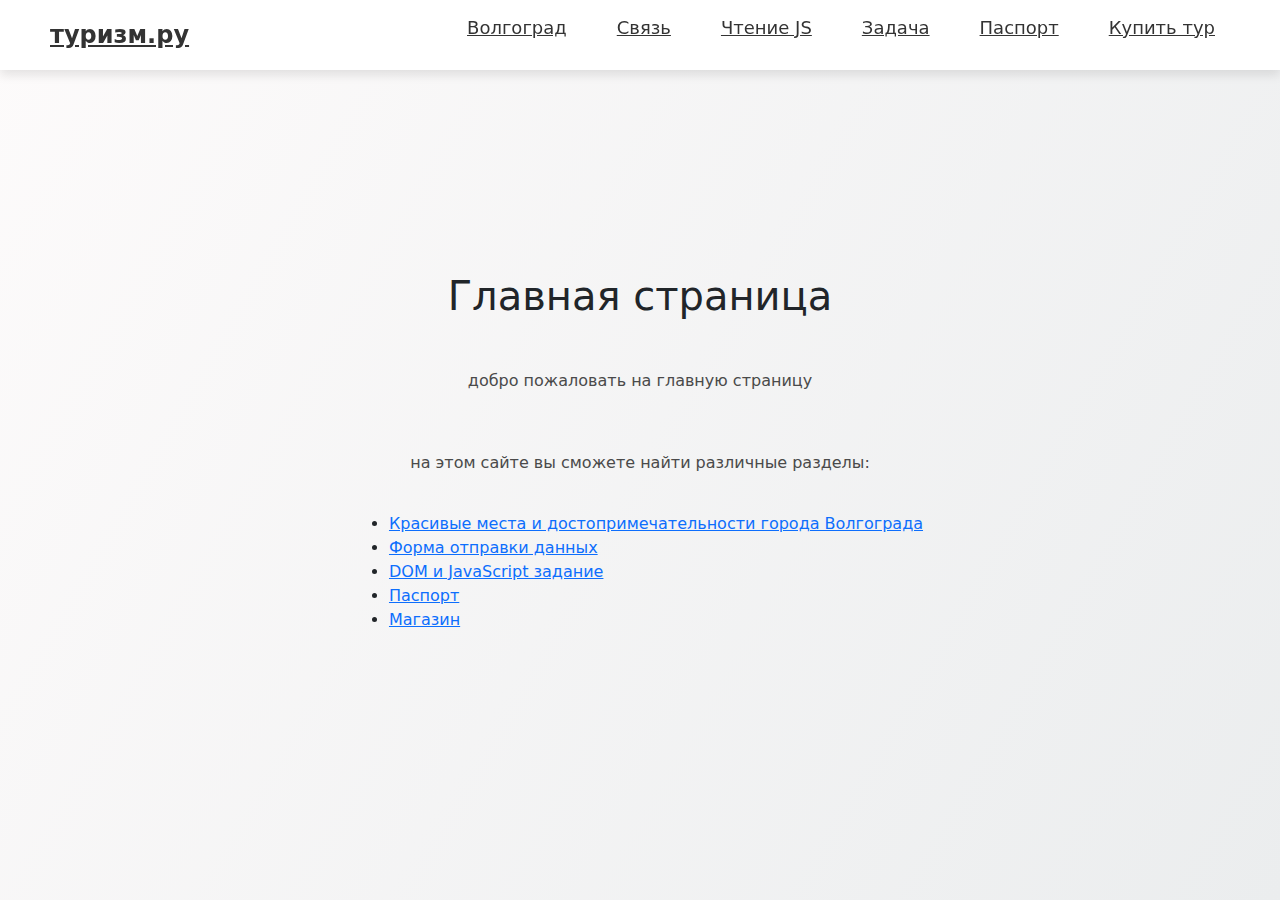
<file: index.html>
<!DOCTYPE html>
<html lang="en">
  <head>
    <head>
      <link rel="stylesheet" href="css/style.css"/>
      <meta charset="UTF-8" />
      <meta name="viewport" content="width=device-width, initial-scale=1, shrink-to-fit=no">
  
      <link rel="stylesheet" href="css/bootstrap.min.css" >
      <link rel="stylesheet" href="css/bootstrap-reboot.css">
      <title> Главная страница </title>
      <link rel="preconnect" href="https://fonts.googleapis.com" />
      <link rel="preconnect" href="https://fonts.gstatic.com" crossorigin />
      <link
        href="https://fonts.googleapis.com/css2?family=Roboto:ital,wght@0,100;0,300;0,400;0,500;0,700;0,900;1,100;1,300;1,400;1,500;1,700;1,900&display=swap"
        rel="stylesheet"
      />
      <script src="js/bootstrap.js"></script> 
  </head>
  </head>
  <body>
    <header class="header">
      <a class="header__logo-link" href="./index.html"> туризм.ру </a>
      <nav class="nav">
        <ul class="header__list">
          <li>
            <a href="page2.html"> Волгоград </a>
          </li>
          <li>
            <a href="./contact_form.html"> Связь </a>
          </li>
          <li>
            <a href="./dom_change.html"> Чтение JS </a>
          </li>
          <li>
            <a href="./algoritm_task.html"> Задача </a>
          </li>
          <li> 
            <a href="./paseport.html"> Паспорт </a>
          </li>
          <li> 
            <a href="товары .html"> Купить тур </a>
          </li>
        </ul>
      </nav>
    </header>
    <main>
      <h1>Главная страница</h1>
      <p>добро пожаловать на главную страницу</p>
      <p>на этом сайте вы сможете найти различные разделы:</p>
      <ul>
        <li>
          <a href="page2.html">
            Красивые места и достопримечательности города Волгограда
          </a>
        </li>
        <li>
          <a href="./contact_form.html"> Форма отправки данных </a>
        </li>
        <li>
          <a href="./dom_change.html"> DOM и JavaScript задание </a>
        </li>
        <li> 
          <a href="./paseport.html"> 
            Паспорт 
          </a>
        </li>
        <li> 
          <a href="товары .html"> Магазин </a>
        </li>
      </ul>
    </main>
  </body>
</html>
</file>
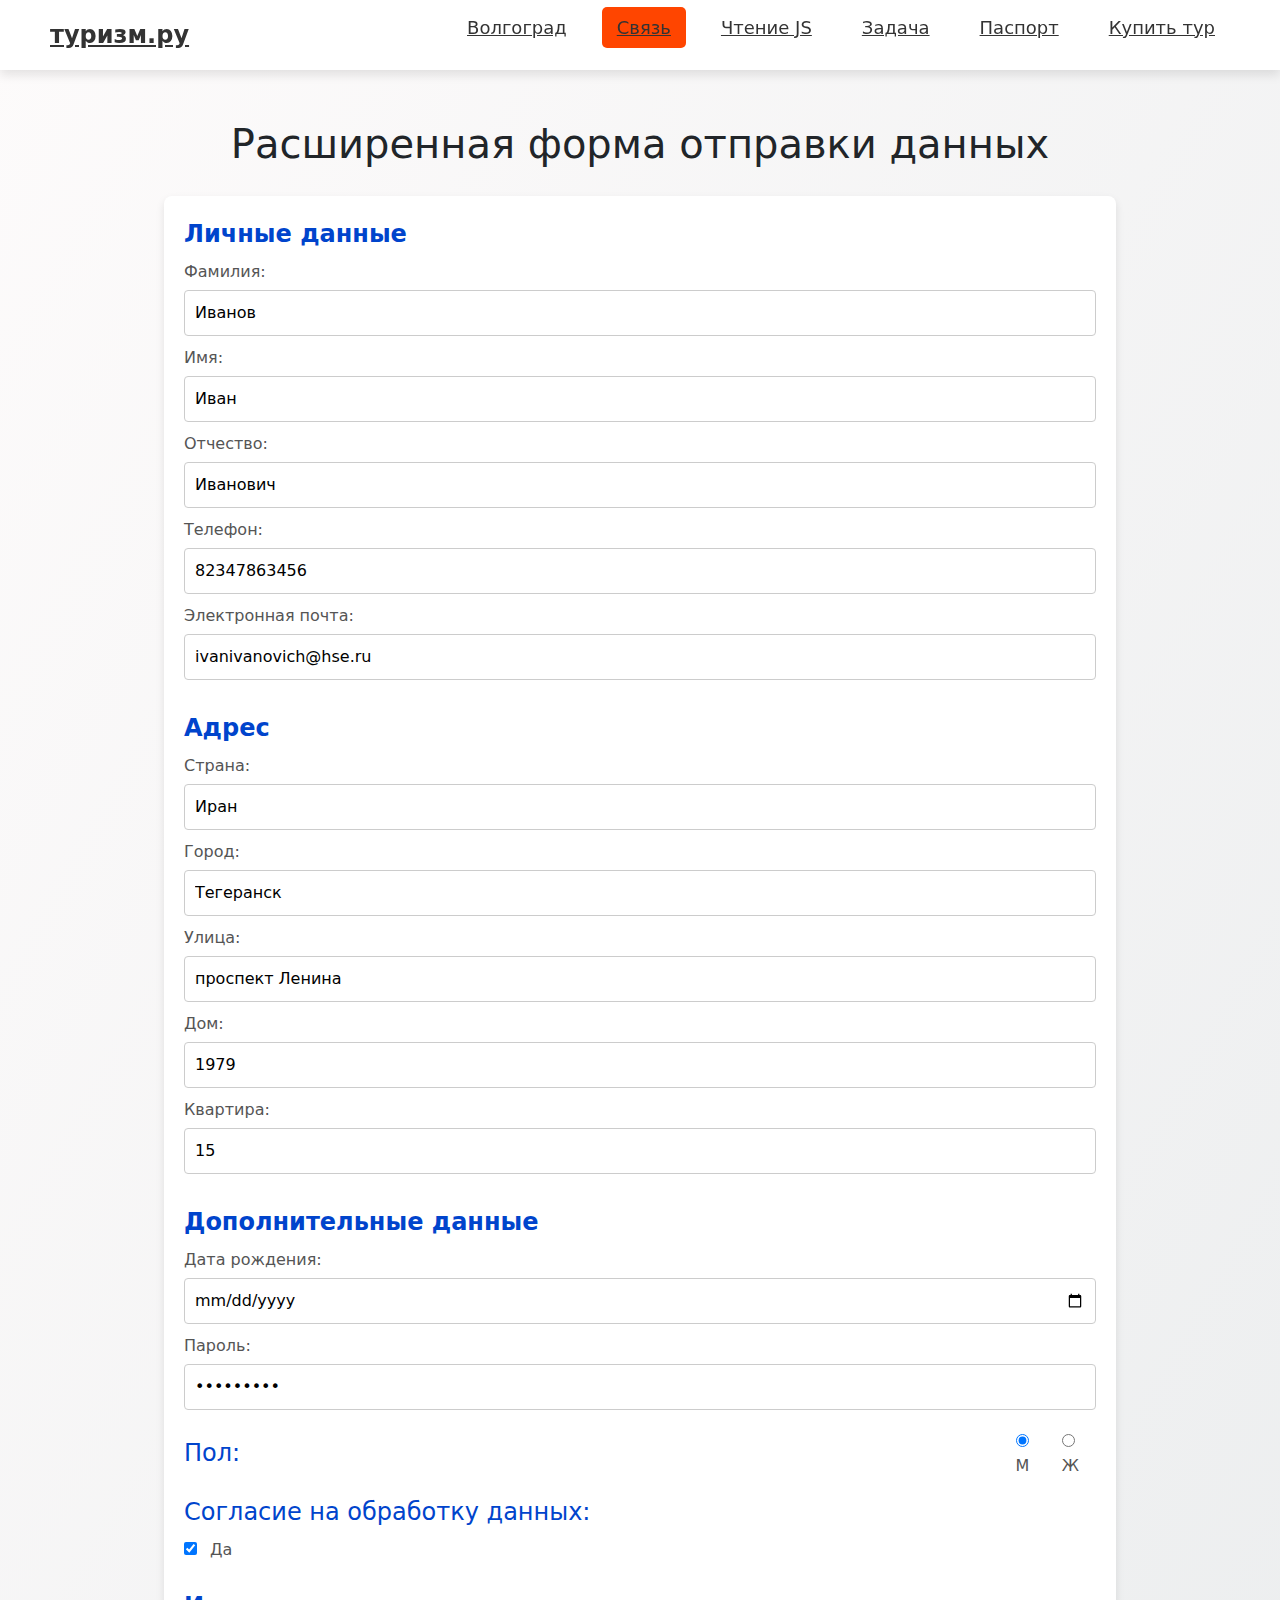
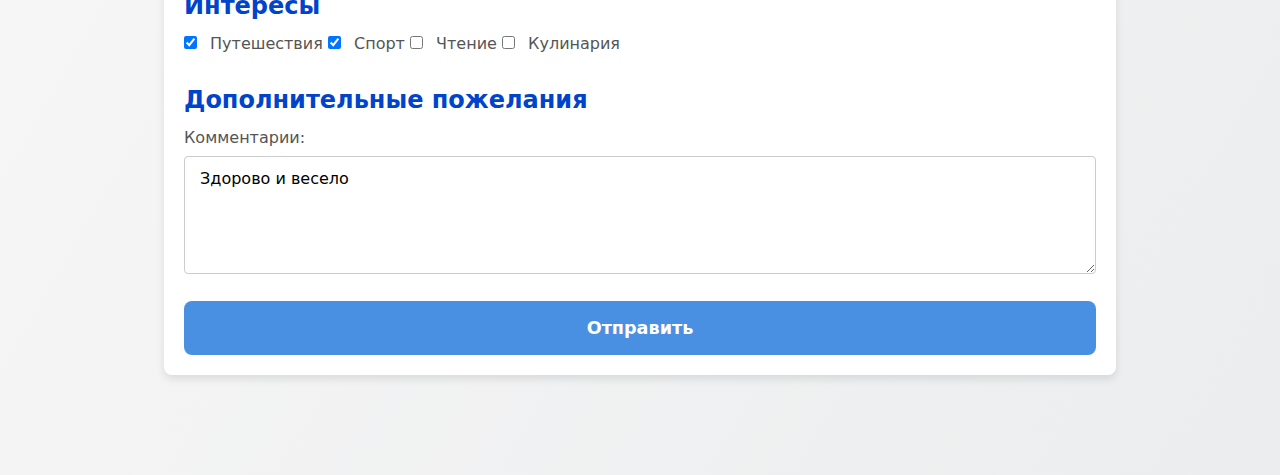
<file: contact_form.html>
<!DOCTYPE html>
<html lang="en">
  <head>
    <link rel="stylesheet" href="css/style.css"/>
    <meta charset="UTF-8" />
    <meta name="viewport" content="width=device-width, initial-scale=1, shrink-to-fit=no">

    <link rel="stylesheet" href="css/bootstrap.min.css" >
    <link rel="stylesheet" href="css/bootstrap-reboot.css">
    <title> Расширенная форма </title>
    <link rel="preconnect" href="https://fonts.googleapis.com" />
    <link rel="preconnect" href="https://fonts.gstatic.com" crossorigin />
    <link
      href="https://fonts.googleapis.com/css2?family=Roboto:ital,wght@0,100;0,300;0,400;0,500;0,700;0,900;1,100;1,300;1,400;1,500;1,700;1,900&display=swap"
      rel="stylesheet"
    />
    <script src="js/bootstrap.js"></script> 
</head>
    <title>Расширенная форма</title>
  </head>
  <body>
    <header class="header">
      <a class="header__logo-link" href="./index.html"> туризм.ру </a>
      <nav class="nav">
        <ul class="header__list">
          <li>
            <a href="page2.html"> Волгоград </a>
          </li>
          <li>
            <a class="active_page" href="./contact_form.html"> Связь </a>
          </li>
          <li>
            <a href="./dom_change.html"> Чтение JS </a>
          </li>
          <li>
            <a href="./algoritm_task.html"> Задача </a>
          </li>
          <li> 
            <a href="./paseport.html"> Паспорт </a>
          </li>
          <li> 
            <a href="товары .html"> Купить тур </a>
          </li>
        </ul>
      </nav>
    </header>

    <main>
      <h1>Расширенная форма отправки данных</h1>
      <form action="https://www.google.com/search?" name="UserEnter" target="_blank">
        <fieldset>
          <legend>Личные данные</legend>
          <label for="lastName">Фамилия:</label>
          <input type="text" id="lastName" required value="Иванов" />

          <label for="firstName">Имя:</label>
          <input type="text" id="firstName" required value="Иван" />

          <label for="middleName">Отчество:</label>
          <input type="text" id="middleName" required value="Иванович" />

          <label for="phone">Телефон:</label>
          <input type="tel" id="phone" required value="82347863456"/>

          <label for="email">Электронная почта:</label>
          <input type="email" id="email" required value="ivanivanovich@hse.ru" />
        </fieldset>
        <fieldset>
          <legend>Адрес</legend>
          <label for="country">Страна:</label>
          <input type="text" id="country" required value="Иран"/>

          <label for="city">Город:</label>
          <input type="text" id="city" required value="Тегеранск" />

          <label for="street">Улица:</label>
          <input type="text" id="street" required value="проспект Ленина"/>

          <label for="house">Дом:</label>
          <input type="text" id="house" required value="1979" />

          <label for="apartment">Квартира:</label>
          <input type="text" id="apartment" required value="15"/>
        </fieldset>
        <fieldset>
          <legend>Дополнительные данные</legend>
          <label for="birthdate">Дата рождения:</label>
          <input type="date" id="birthdate" required value="09.09.1979" />

          <label for="password">Пароль:</label>
          <input type="password" id="password" required value="638275632" />

          <div class="radio_block">
            <legend>Пол:</legend>
            <label><input type="radio" name="gender" value="male" checked />М</label>
            <label><input type="radio" name="gender" value="female" />Ж</label>
          </div>

          <div class="checkbox_block">
            <legend>Согласие на обработку данных:</legend>
            <label><input type="checkbox" name="consent" required checked /> Да</label>
          </div>
        </fieldset>
        <fieldset>
          <legend>Интересы</legend>
          <label
            ><input type="checkbox" name="interests" value="travel" checked />
            Путешествия</label
          >
          <label
            ><input type="checkbox" name="interests" value="sports" checked />
            Спорт</label
          >
          <label
            ><input type="checkbox" name="interests" value="reading" />
            Чтение</label
          >
          <label
            ><input type="checkbox" name="interests" value="cooking" />
            Кулинария</label
          >
        </fieldset>
        <fieldset>
          <legend>Дополнительные пожелания</legend>
          <label for="comments">Комментарии:</label>
          <textarea
            id="comments"
            rows="4"
            placeholder="Введите ваши пожелания..."
          > Здорово и весело </textarea>
        </fieldset>

        <button class="customButton" type="submit">Отправить</button>
      </form>
    </main>
  </body>
</html>
</file>
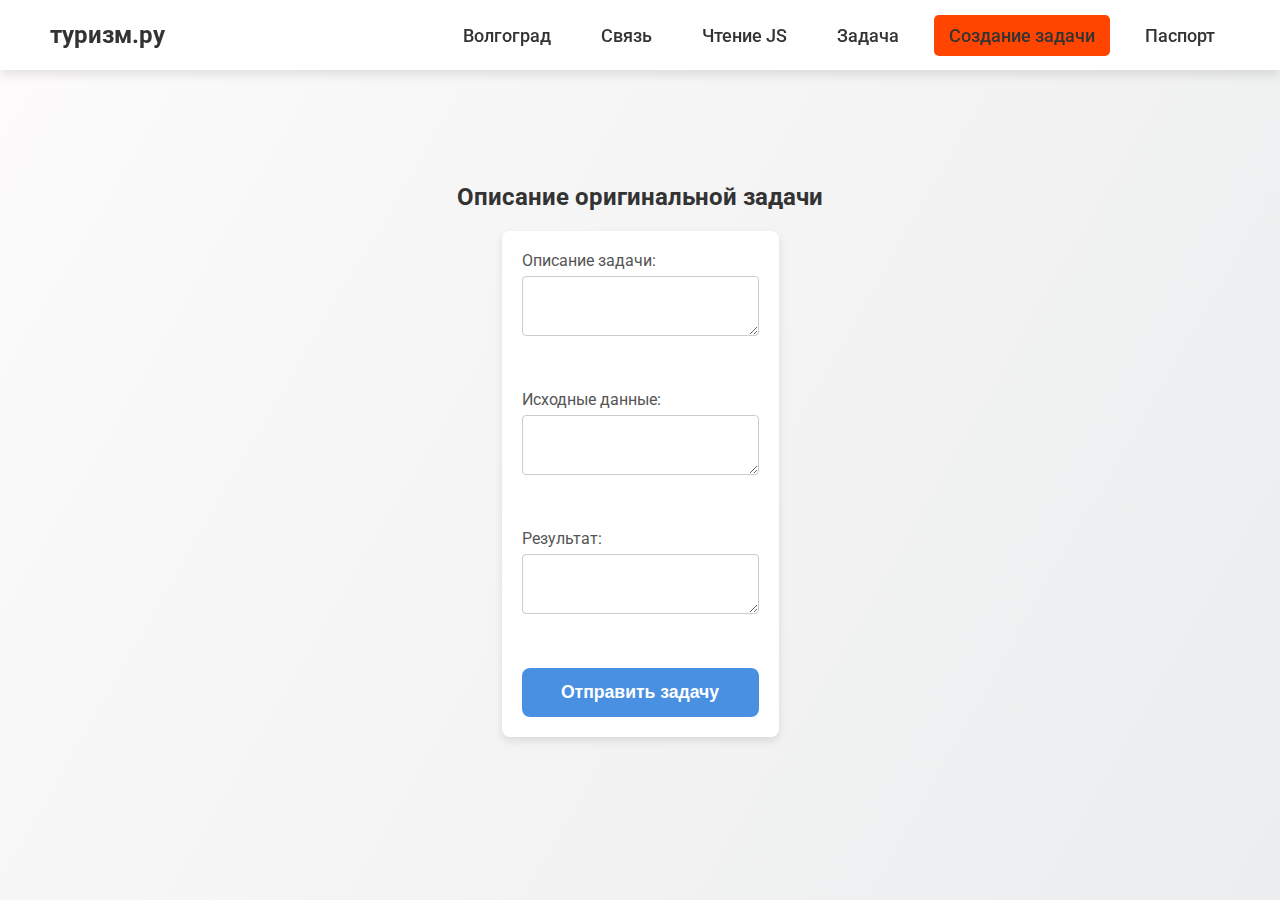
<file: customtask.html>
<!DOCTYPE html>
<html lang="en">
  <head>
    <meta charset="UTF-8" />
    <meta name="viewport" content="width=device-width, initial-scale=1.0" />
    <title>Document</title>
    <link rel="preconnect" href="https://fonts.googleapis.com" />
    <link rel="preconnect" href="https://fonts.gstatic.com" crossorigin />
    <link
      href="https://fonts.googleapis.com/css2?family=Roboto:ital,wght@0,100;0,300;0,400;0,500;0,700;0,900;1,100;1,300;1,400;1,500;1,700;1,900&display=swap"
      rel="stylesheet"
    />
    <link rel="stylesheet" href="./css/style.css" />
  </head>
  <body>
    <header class="header">
      <a class="header__logo-link" href="./index.html"> туризм.ру </a>
      <nav class="nav">
        <ul class="header__list">
          <li>
            <a href="page2.html"> Волгоград </a>
          </li>
          <li>
            <a href="./contact_form.html"> Связь </a>
          </li>
          <li>
            <a href="./dom_change.html"> Чтение JS </a>
          </li>
          <li>
            <a href="./algoritm_task.html"> Задача </a>
          </li>
          <li>
            <a class="active_page" href="./customtask.html">
              Создание задачи
            </a>
          </li>
          <li> 
            <a href="./paseport.html"> Паспорт </a>
          </li>
        </ul>
      </nav>
    </header>
    <main>
      <h2>Описание оригинальной задачи</h2>
      <form method="post">
        <div class="form-group">
          <label class="formlabel" for="taskDescription"
            >Описание задачи:</label
          >
          <textarea id="taskDescription" required></textarea>
        </div>
        <div class="form-group">
          <label class="formlabel" for="initialData">Исходные данные:</label>
          <textarea id="initialData" required></textarea>
        </div>
        <div class="form-group">
          <label class="formlabel" for="result">Результат:</label>
          <textarea id="result" required></textarea>
        </div>
        <button class="customButton" type="submit">Отправить задачу</button>
      </form>
    </main>
  </body>
</html>
</file>
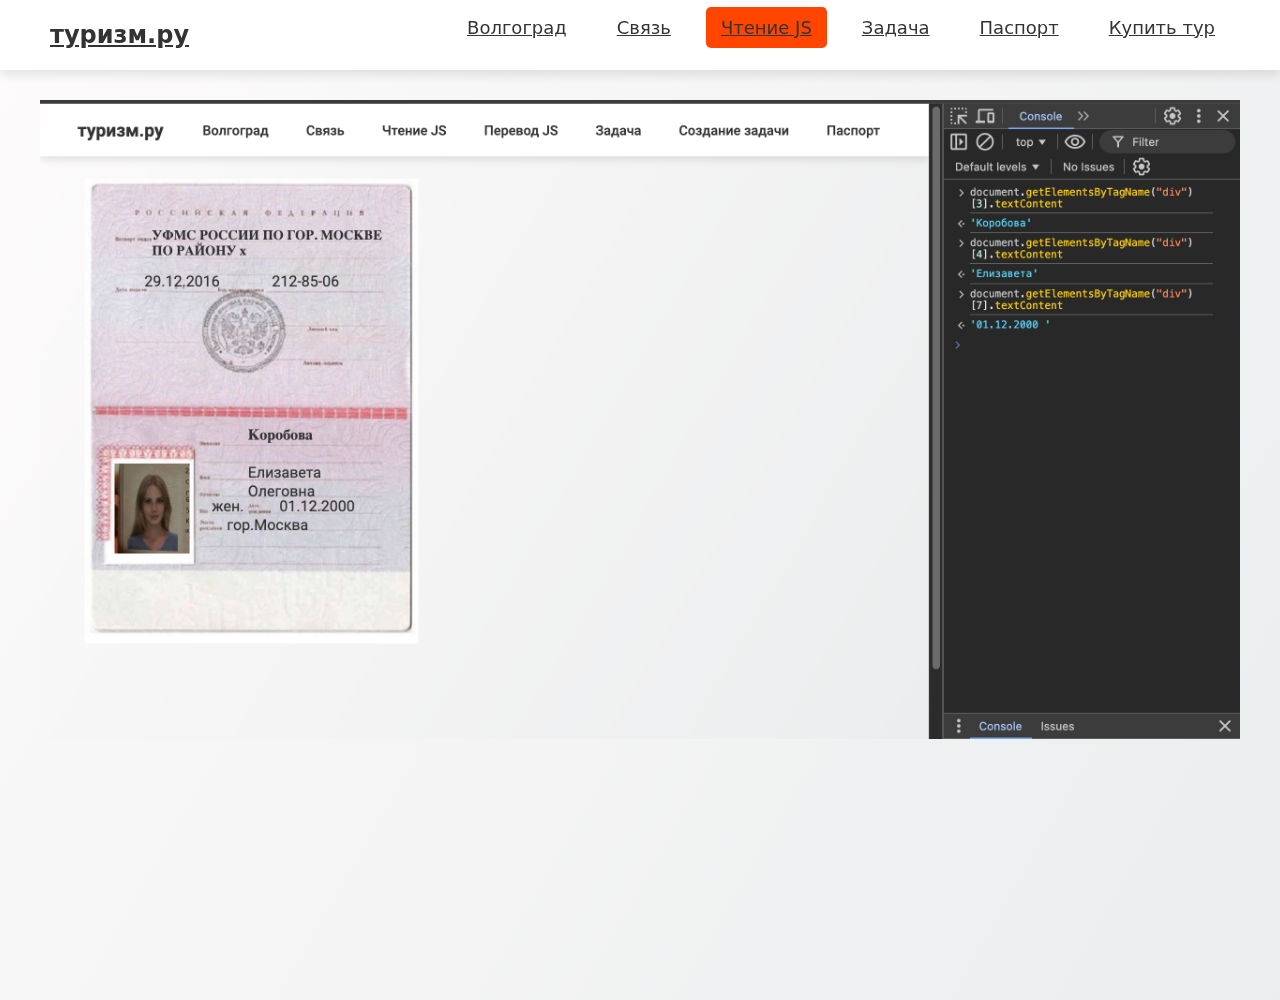
<file: dom_change.html>
<!DOCTYPE html>
<html lang="en">
  <head>
    <head>
      <link rel="stylesheet" href="css/style.css"/>
      <meta charset="UTF-8" />
      <meta name="viewport" content="width=device-width, initial-scale=1, shrink-to-fit=no">
  
      <link rel="stylesheet" href="css/bootstrap.min.css" >
      <link rel="stylesheet" href="css/bootstrap-reboot.css">
      <title> Чтение JS </title>
      <link rel="preconnect" href="https://fonts.googleapis.com" />
      <link rel="preconnect" href="https://fonts.gstatic.com" crossorigin />
      <link
        href="https://fonts.googleapis.com/css2?family=Roboto:ital,wght@0,100;0,300;0,400;0,500;0,700;0,900;1,100;1,300;1,400;1,500;1,700;1,900&display=swap"
        rel="stylesheet"
      />
      <script src="js/bootstrap.js"></script> 
  </head>
  <body>
    <header class="header">
      <a class="header__logo-link" href="./index.html"> туризм.ру </a>
      <nav class="nav">
        <ul class="header__list">
          <li>
            <a href="page2.html"> Волгоград </a>
          </li>
          <li>
            <a href="./contact_form.html"> Связь </a>
          </li>
          <li>
            <a class="active_page" href="./dom_change.html"> Чтение JS </a>
          </li>
          <li>
            <a href="./algoritm_task.html"> Задача </a>
          </li>
          <li> 
            <a href="./paseport.html"> Паспорт </a>
          </li>
          <li> 
            <a href="товары .html"> Купить тур </a>
          </li>
        </ul>
      </nav>
    </header>
    <main class="main__background-screen">
      <!-- <h2>DOM JavaScript</h2> -->
      <!-- <p>Фамилия: <span id="surname"> Иванов </span></p>
      <p>Имя: <span id="name"> </span> Иван</p>
      <p>Год рождения: <span id="birthyear"> 1970 </span></p>
      <button class="customButton" onclick="readDOM()">
        Прочитать данные из DOM
      </button> -->

    </main>
    <script src="./js/domtask.js"></script>
  </body>
</html>
</file>
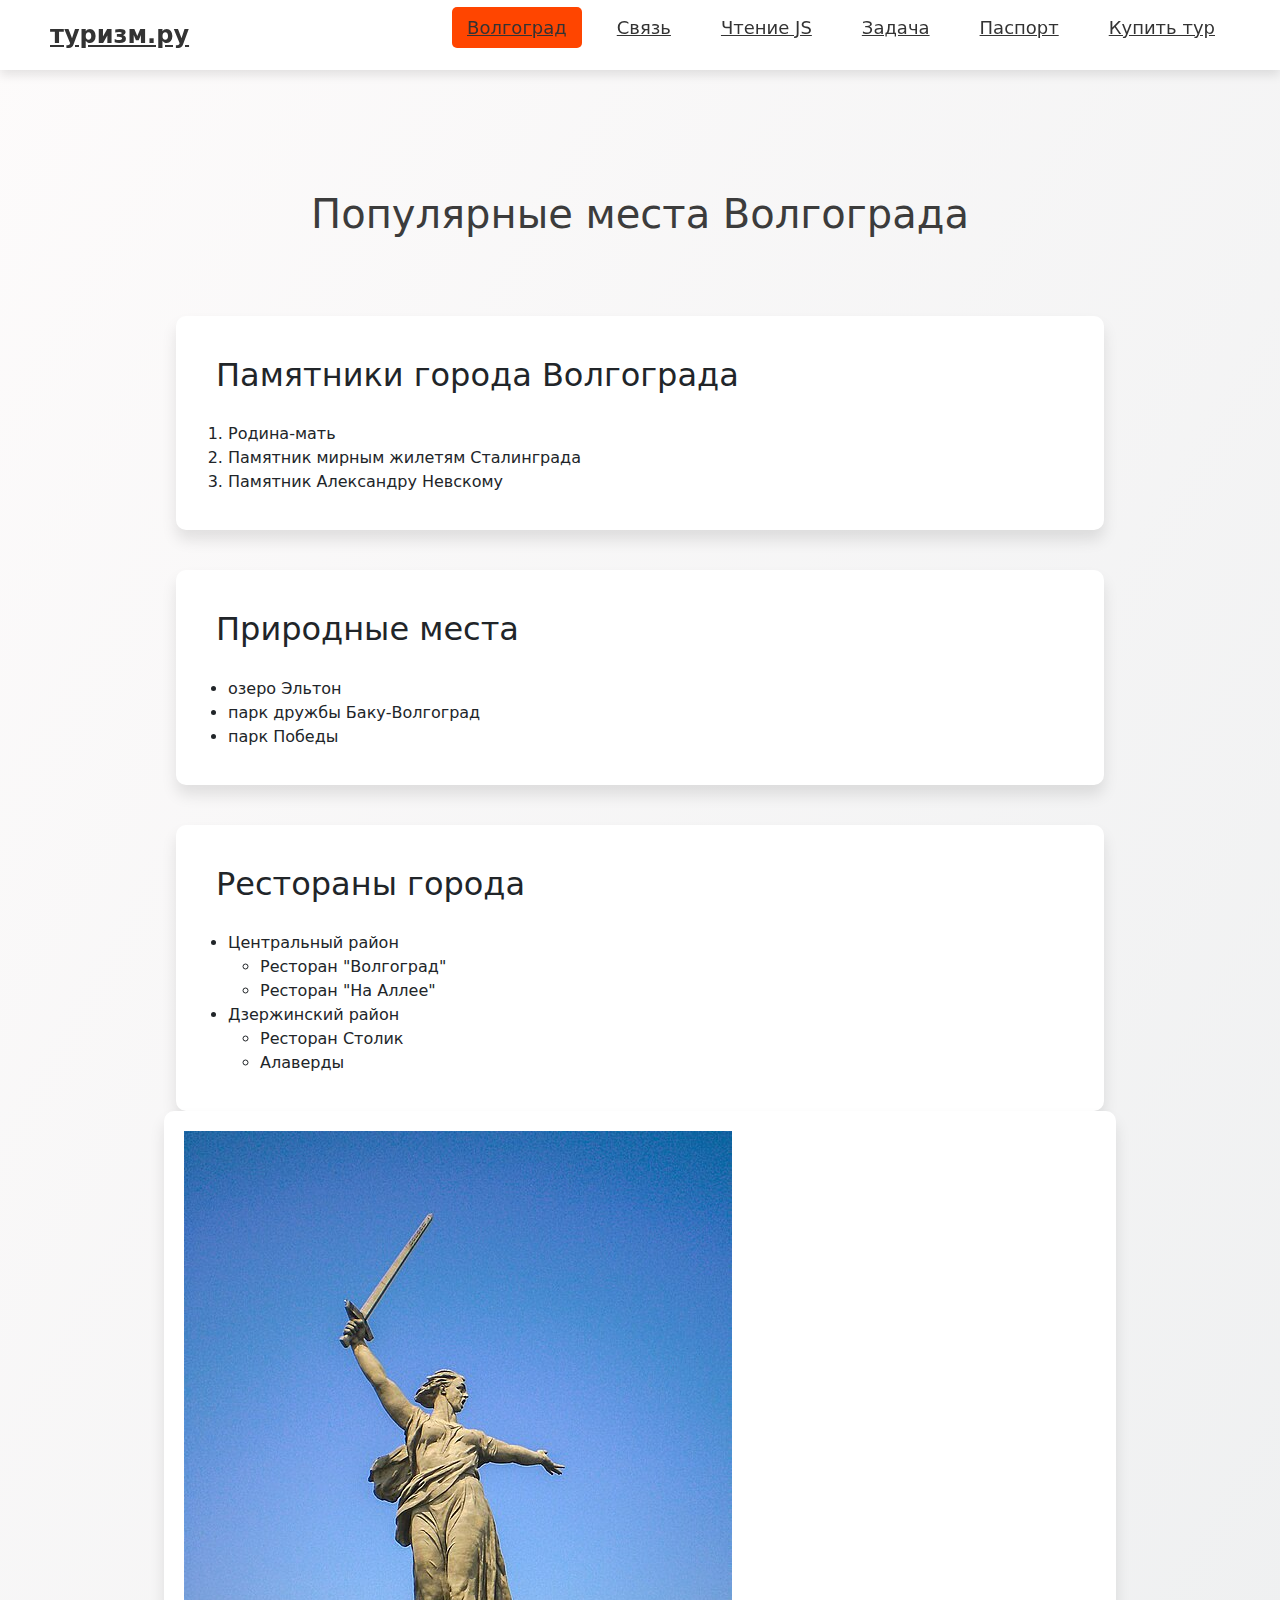
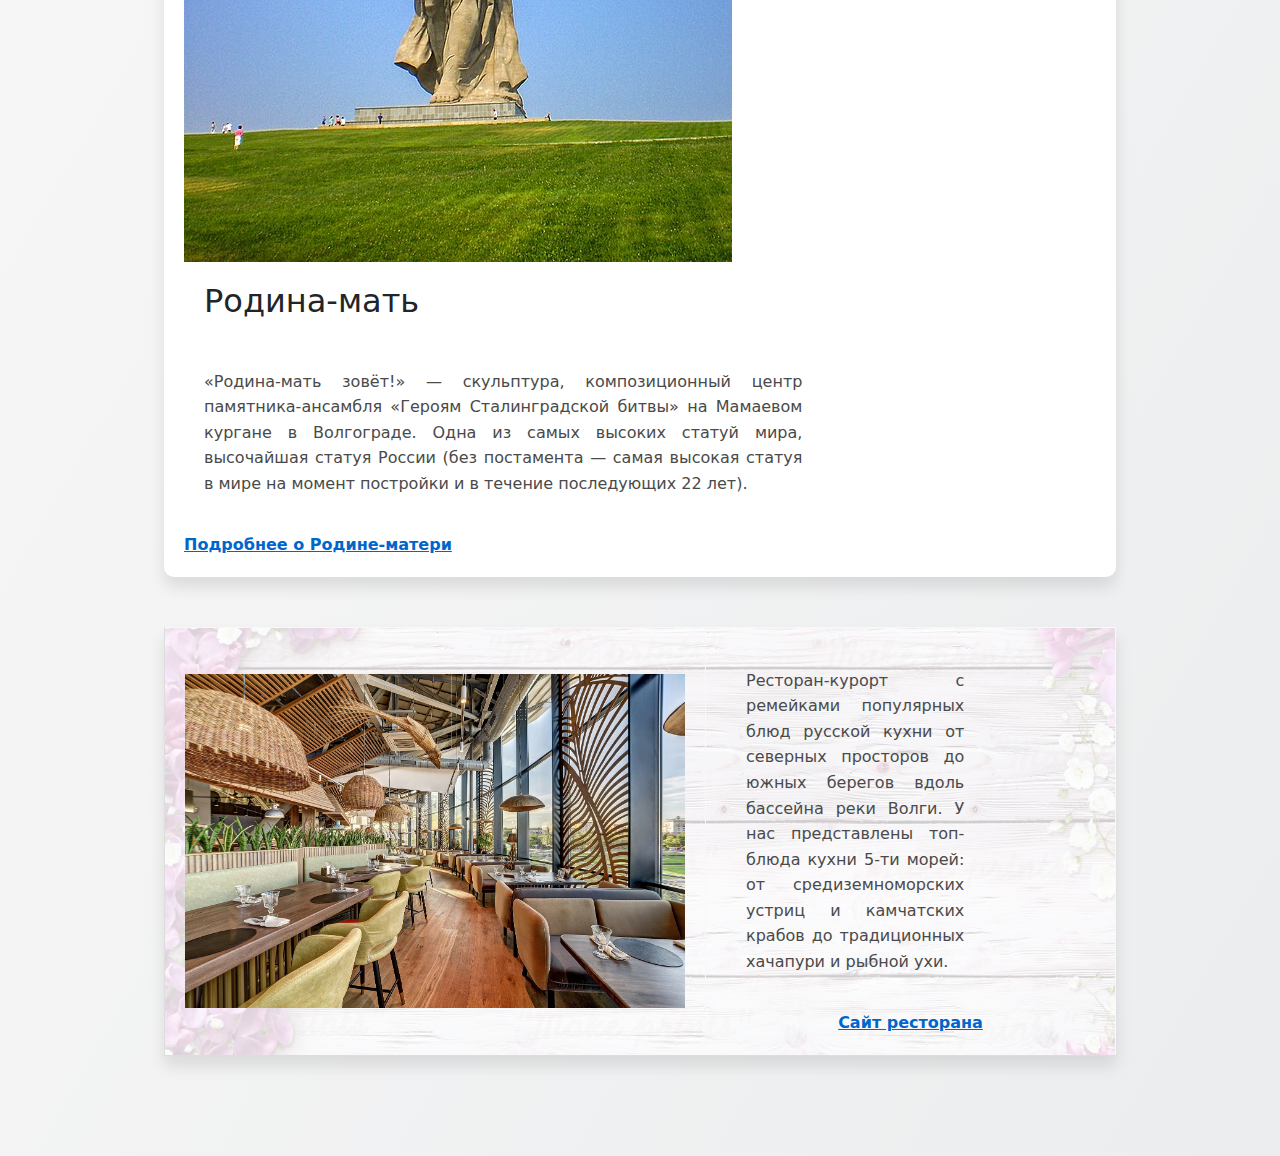
<file: page2.html>
<!DOCTYPE html>
<html lang="en">
  <head>
    <link rel="stylesheet" href="css/style.css"/>
    <meta charset="UTF-8" />
    <meta name="viewport" content="width=device-width, initial-scale=1, shrink-to-fit=no">

    <link rel="stylesheet" href="css/bootstrap.min.css" >
    <link rel="stylesheet" href="css/bootstrap-reboot.css">
    <title> Волгоград </title>
    <link rel="preconnect" href="https://fonts.googleapis.com" />
    <link rel="preconnect" href="https://fonts.gstatic.com" crossorigin />
    <link
      href="https://fonts.googleapis.com/css2?family=Roboto:ital,wght@0,100;0,300;0,400;0,500;0,700;0,900;1,100;1,300;1,400;1,500;1,700;1,900&display=swap"
      rel="stylesheet"
    />
    <title>Страница 2</title>
    <script src="js/bootstrap.js"></script> 
  </head>
  <body>
    <header class="header">
      <a class="header__logo-link" href="./index.html"> туризм.ру </a>
      <nav class="nav">
        <ul class="header__list">
          <li>
            <a class="active_page" href="page2.html"> Волгоград </a>
          </li>
          <li>
            <a href="./contact_form.html"> Связь </a>
          </li>
          <li>
            <a href="./dom_change.html"> Чтение JS </a>
          </li>
          <li>
            <a href="./algoritm_task.html"> Задача </a>
          </li>
          <li> 
            <a href="./paseport.html"> Паспорт </a>
          </li>
          <li> 
            <a href="товары .html"> Купить тур </a>
          </li>
        </ul>
      </nav>
    </header>
    <main>
      <h1 class="main__title">Популярные места Волгограда</h1>
      <div class="container">
        <article>
          <h2>Памятники города Волгограда</h2>
          <ol>
            <li>Родина-мать</li>
            <li>Памятник мирным жилетям Сталинграда</li>
            <li>Памятник Александру Невскому</li>
          </ol>
        </article>

        <article>
          <h2>Природные места</h2>
          <ul>
            <li>озеро Эльтон</li>
            <li>парк дружбы Баку-Волгоград</li>
            <li>парк Победы</li>
          </ul>
        </article>

        <article>
          <h2>Рестораны города</h2>
          <ul>
            <li>
              Центральный район
              <ul>
                <li>Ресторан "Волгоград"</li>
                <li>Ресторан "На Аллее"</li>
              </ul>
            </li>
            <li>
              Дзержинский район
              <ul>
                <li>Ресторан Столик</li>
                <li>Алаверды</li>
              </ul>
            </li>
          </ul>
        </article>
      </div>
      <article>
        <img src="./images/Родина-мать_зовет!.jpg" alt="Родина-мать" />
        <h2>Родина-мать</h2>
        <p>
          «Родина-мать зовёт!» — скульптура, композиционный центр
          памятника-ансамбля «Героям Сталинградской битвы» на Мамаевом кургане в
          Волгограде. Одна из самых высоких статуй мира, высочайшая статуя
          России (без постамента — самая высокая статуя в мире на момент
          постройки и в течение последующих 22 лет).
        </p>
        <a
          href="https://ru.wikipedia.org/wiki/%D0%A0%D0%BE%D0%B4%D0%B8%D0%BD%D0%B0-%D0%BC%D0%B0%D1%82%D1%8C_(%D0%92%D0%BE%D0%BB%D0%B3%D0%BE%D0%B3%D1%80%D0%B0%D0%B4)"
          target="_blank"
          class="custom__link"
        >
          Подробнее о Родине-матери
        </a>
      </article>
      <table>
        <tr>
          <td>
            <a href="./images/9ee4385ef3286df3662e54fcc7c3c21e.jpg" target="_blank"> 
              <img src="./images/9ee4385ef3286df3662e54fcc7c3c21e.jpg" width="500"> 
            </a>
          
          </td>
          <td class="table__info">
            <p>
              Ресторан-курорт с ремейками популярных блюд русской кухни от
              северных просторов до южных берегов вдоль бассейна реки Волги. У
              нас представлены топ-блюда кухни 5-ти морей: от средиземноморских
              устриц и камчатских крабов до традиционных хачапури и рыбной ухи.
            </p>
            <a href="https://rekarest.ru/" class="custom__link" target="_blank">
              Cайт ресторана
            </a>
          </td>
        </tr>
      </table>
    </main>
  </body>
</html>
</file>
<file: css/style.css>
* {
  margin: 0;
  padding: 0;
  box-sizing: border-box;
}

body {
  font-family: "Roboto", sans-serif;
  min-height: 100vh;
  background: linear-gradient(120deg, #fdfbfb 0%, #ebedee 100%);
  color: #333;
  display: flex;
  flex-direction: column;
  align-items: center;
  justify-content: center;
}

@keyframes gradientAnimation {
  0% {
    background-position: 0% 50%;
  }
  50% {
    background-position: 100% 50%;
  }
  100% {
    background-position: 0% 50%;
  }
}

a {
  color: #0066cc;
  text-decoration: none;
  transition: color 0.3s ease;
}

a:hover {
  color: #ff4500;
  text-decoration: underline;
}

h1,
h2,
h3 {
  font-weight: 700;
  color: #333;
  padding: 20px;
}

h1.main__title {
  color: #3c3c3c;
  font-size: 2.5rem;
  margin-top: 70px;
}

p {
  padding: 20px;
  max-width: 70%;
  line-height: 1.6;
  text-align: justify;
  color: #4a4a4a;
}

main {
  display: flex;
  flex-direction: column;
  align-items: center;
  padding: 100px;
  width: 90%;
  max-width: 1200px;
}

.container {
  display: flex;
  flex-direction: column;
  gap: 40px;
  width: 100%;
  margin-top: 50px;
}

article {
  padding: 20px;
  border-radius: 10px;
  background: #ffffff;
  box-shadow: 0px 10px 15px rgba(0, 0, 0, 0.1);
  transition: transform 0.3s ease;
}

article:hover {
  transform: translateY(-5px);
}

.header {
  width: 100%;
  height: 70px;
  display: flex;
  align-items: center;
  justify-content: space-between;
  padding: 0 50px;
  background-color: #ffffff;
  box-shadow: 0px 5px 10px rgba(0, 0, 0, 0.1);
  position: fixed;
  top: 0;
  z-index: 1000;
}

.header__logo-link {
  font-size: 24px;
  font-weight: 700;
  color: #333;
}

.header__list {
  display: flex;
  gap: 20px;
  list-style-type: none;
}

.header__list a {
  padding: 10px 15px;
  font-size: 18px;
  color: #333;
  font-weight: 500;
  transition: background 0.3s ease, color 0.3s ease;
}

.header__list a:hover {
  background-color: #ff4500;
  color: white;
  border-radius: 5px;
}

.active_page {
  background-color: #ff4500;
  color: white;
  font-weight: bold;
  border-radius: 5px;
}

table {
  width: 100%;
  margin-top: 50px;
  background-image: url("../images/photo_5254000641448208924_y.jpg");
  background-size: cover;
  background-position: center;
  border-collapse: collapse;
  box-shadow: 0px 10px 15px rgba(0, 0, 0, 0.1);
  position: relative;
}

table::before {
  content: "";
  position: absolute;
  top: 0;
  right: 0;
  bottom: 0;
  left: 0;
  background-color: rgba(255, 255, 255, 0.8);
  z-index: 1;
}

table td {
  position: relative;
  z-index: 2;
  padding: 20px;
  border: 1px solid #ddd;
  text-align: center;
  color: #333;
}

.table__img {
  width: 100%;
  height: auto;
  max-width: 600px;
  border-radius: 8px;
}

.customButton {
  padding: 12px 24px;
  background-color: #4caf50;
  color: white;
  font-size: 16px;
  font-weight: bold;
  border: none;
  border-radius: 5px;
  cursor: pointer;
  transition: background 0.3s ease;
}

.customButton:hover {
  background-color: #45a049;
}

.custom__link {
  color: #0066cc;
  font-weight: 600;
  text-decoration: underline;
}

.custom__link:hover {
  color: #ff4500;
}

form {
  display: flex;
  flex-direction: column;
  gap: 20px;
  background: #fff;
  padding: 20px;
  border-radius: 8px;
  box-shadow: 0 4px 8px rgba(0, 0, 0, 0.1);
}

fieldset {
  border: 1px solid #ddd;
  border-radius: 6px;
  padding: 15px;
}

legend {
  font-weight: bold;
  color: #0044cc;
  padding: 0 8px;
}

label {
  display: block;
  margin-bottom: 6px;
  color: #555;
}

input[type="text"],
input[type="email"],
input[type="tel"],
input[type="date"],
input[type="password"],
textarea {
  width: 100%;
  padding: 10px;
  margin-bottom: 10px;
  border: 1px solid #ccc;
  border-radius: 4px;
  font-size: 1rem;
}

input[type="radio"],
input[type="checkbox"] {
  margin-right: 8px;
}

.customButton {
  width: 100%;
  padding: 12px;
  font-size: 1.1rem;
  color: #fff;
  background-color: #0044cc;
  border: none;
  border-radius: 4px;
  cursor: pointer;
  transition: background 0.3s ease;
}

.customButton:hover {
  background-color: #0033aa;
}

.radio_block,
.checkbox_block {
  margin-top: 10px;
}

.radio_block legend,
.checkbox_block legend {
  font-weight: normal;
}

textarea {
  resize: vertical;
}

.customButton {
  padding: 14px;
  font-size: 1.1rem;
  color: white;
  background-color: #4a90e2;
  border: none;
  border-radius: 8px;
  cursor: pointer;
  font-weight: bold;
  transition: background 0.3s ease, transform 0.2s ease;
}

.customButton:hover {
  background-color: #357ab8;
  transform: translateY(-2px);
}

.customButton:active {
  background-color: #2b5c8c;
  transform: translateY(1px);
}

.form-group {
  margin-bottom: 20px;
}

.form-group.inline {
  display: flex;
  justify-content: space-between;
}

.form-group.inline label.formlabel {
  flex-basis: 45%;
}

.radio_block {
  display: flex;
  gap: 15px;
  align-items: center;
  color: #666;
  margin-bottom: 10px;
}

.radio_block input[type="radio"] {
  margin-right: 8px;
}

.main__background-screen{
  background-image: url(../images/Screenshot\ 2024-11-03\ at\ 23.31.01.png);
  background-size: contain;
  width: 100vw;
  height: 100vh;
  background-repeat: no-repeat;
  margin-top: 100px;
}

.w-25 {
  display: flex;
  height: fit-content;
  
}
</file>
